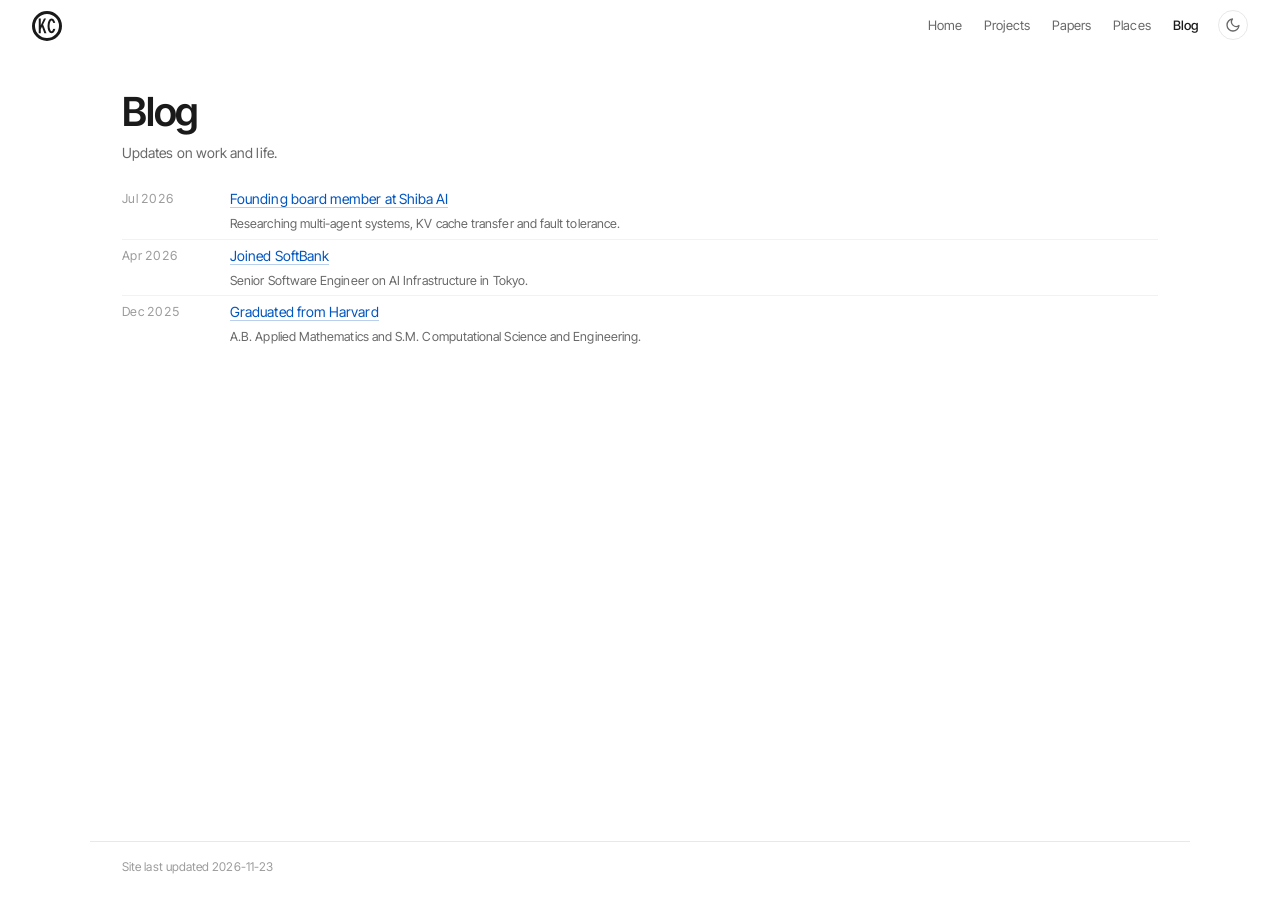
<file: blog/index.html>
<!DOCTYPE html>
<!-- generated by build.mjs -->
<html lang="en">
<head>
  <meta charset="UTF-8">
  <meta name="viewport" content="width=device-width, initial-scale=1.0">
  <title>Blog · Kushal Chattopadhyay</title>
  <link rel="icon" href="../favicon.svg" type="image/svg+xml">
  <link rel="stylesheet" href="../styles.css">
  <script src="../theme.js"></script>
  <!-- SEO:START -->
  <meta name="theme-color" content="#ffffff">
  <link rel="icon" type="image/png" sizes="32x32" href="../favicon-32.png">
  <link rel="apple-touch-icon" href="../apple-touch-icon.png">
  <meta name="description" content="Updates on work and life from Kushal Chattopadhyay.">
  <link rel="canonical" href="https://kushal-chat.github.io/blog/">
  <meta property="og:site_name" content="Kushal Chattopadhyay">
  <meta property="og:type" content="website">
  <meta property="og:title" content="Blog · Kushal Chattopadhyay">
  <meta property="og:description" content="Updates on work and life from Kushal Chattopadhyay.">
  <meta property="og:url" content="https://kushal-chat.github.io/blog/">
  <meta property="og:image" content="https://kushal-chat.github.io/photos/profile.jpg">
  <meta name="twitter:card" content="summary">
  <link rel="alternate" type="application/rss+xml" title="Kushal Chattopadhyay" href="https://kushal-chat.github.io/feed.xml">
  <!-- SEO:END -->
</head>
<body>
  <nav></nav>
  <main>
    <div class="page-header"><h1>Blog</h1><p>Updates on work and life.</p></div>
    <ul class="dated">
<li><span class="when">Jul 2026</span><span><a href="shiba-ai-founding-board.html">Founding board member at Shiba AI</a><br><small>Researching multi-agent systems, KV cache transfer and fault tolerance.</small></span></li>
<li><span class="when">Apr 2026</span><span><a href="joined-softbank.html">Joined SoftBank</a><br><small>Senior Software Engineer on AI Infrastructure in Tokyo.</small></span></li>
<li><span class="when">Dec 2025</span><span><a href="harvard-graduation.html">Graduated from Harvard</a><br><small>A.B. Applied Mathematics and S.M. Computational Science and Engineering.</small></span></li>
</ul>
  </main>
  <footer>Site last updated 2026-11-23</footer>
</body>
</html>
</file>
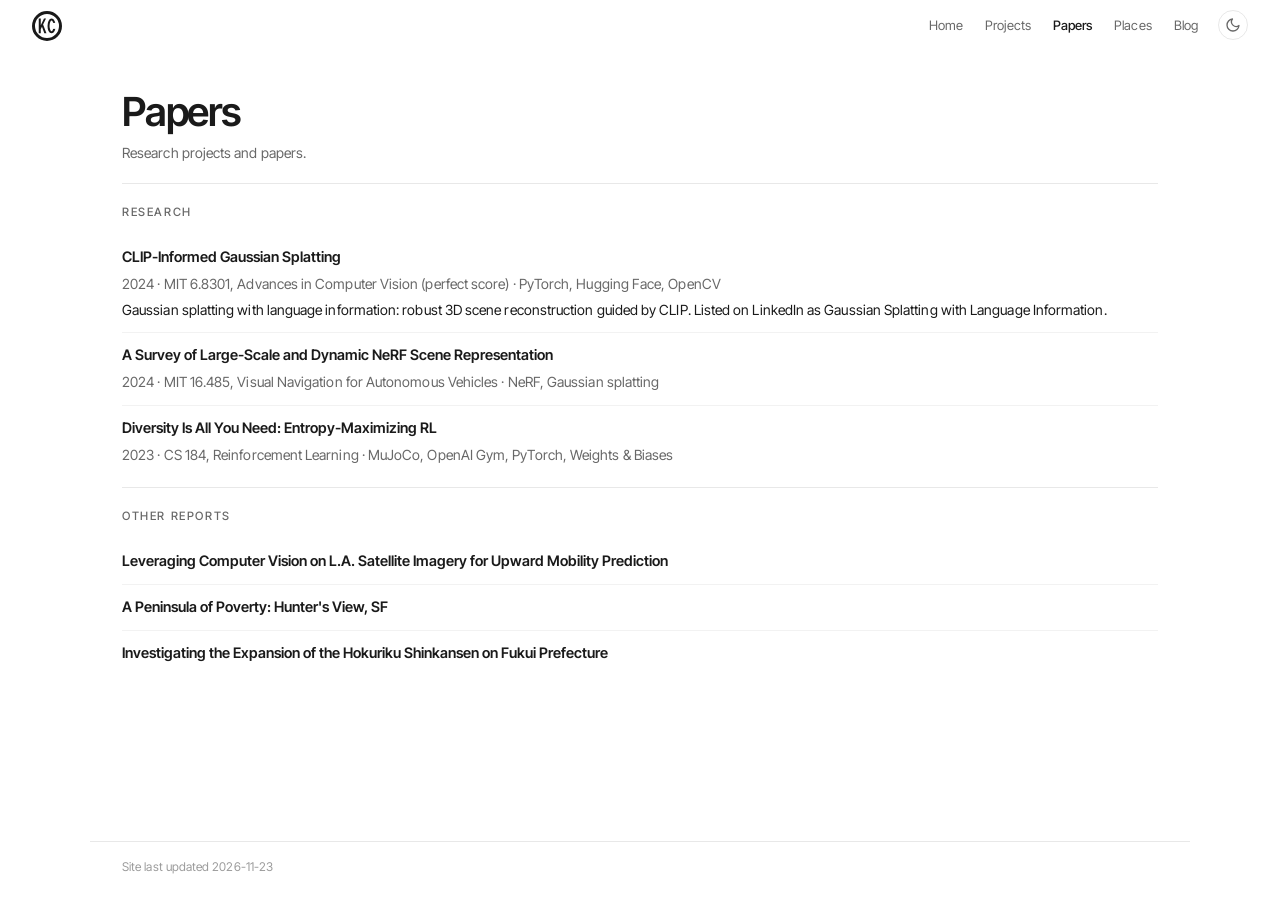
<file: papers.html>
<!DOCTYPE html>
<html lang="en">
<head>
  <meta charset="UTF-8">
  <meta name="viewport" content="width=device-width, initial-scale=1.0">
  <title>Papers · Kushal Chattopadhyay</title>
  <link rel="icon" href="favicon.svg" type="image/svg+xml">
  <link rel="stylesheet" href="styles.css">
  <script src="theme.js"></script>
                          <!-- SEO:START -->
  <meta name="theme-color" content="#ffffff">
  <link rel="icon" type="image/png" sizes="32x32" href="favicon-32.png">
  <link rel="apple-touch-icon" href="apple-touch-icon.png">
  <meta name="description" content="Research projects and papers by Kushal Chattopadhyay on computer vision, NeRF and reinforcement learning.">
  <link rel="canonical" href="https://kushal-chat.github.io/papers.html">
  <meta property="og:site_name" content="Kushal Chattopadhyay">
  <meta property="og:type" content="website">
  <meta property="og:title" content="Papers · Kushal Chattopadhyay">
  <meta property="og:description" content="Research projects and papers by Kushal Chattopadhyay on computer vision, NeRF and reinforcement learning.">
  <meta property="og:url" content="https://kushal-chat.github.io/papers.html">
  <meta property="og:image" content="https://kushal-chat.github.io/photos/profile.jpg">
  <meta name="twitter:card" content="summary">
  <link rel="alternate" type="application/rss+xml" title="Kushal Chattopadhyay" href="https://kushal-chat.github.io/feed.xml">
  <!-- SEO:END -->
</head>
<body>
  <nav></nav>
  <main class="single">
    <div class="page-header"><h1>Papers</h1><p>Research projects and papers.</p></div>
    <!-- PAPERS:START -->
<section>
  <h2 class="section-title">Research</h2>
<div class="entry">
  <h3>CLIP-Informed Gaussian Splatting</h3>
  <p class="meta">2024 · MIT 6.8301, Advances in Computer Vision (perfect score) · PyTorch, Hugging Face, OpenCV</p>
  <p>Gaussian splatting with language information: robust 3D scene reconstruction guided by CLIP. Listed on LinkedIn as Gaussian Splatting with Language Information.</p>
</div>
<div class="entry">
  <h3>A Survey of Large-Scale and Dynamic NeRF Scene Representation</h3>
  <p class="meta">2024 · MIT 16.485, Visual Navigation for Autonomous Vehicles · NeRF, Gaussian splatting</p>
</div>
<div class="entry">
  <h3>Diversity Is All You Need: Entropy-Maximizing RL</h3>
  <p class="meta">2023 · CS 184, Reinforcement Learning · MuJoCo, OpenAI Gym, PyTorch, Weights &amp; Biases</p>
</div>
</section>
<section>
  <h2 class="section-title">Other reports</h2>
<div class="entry">
  <h3>Leveraging Computer Vision on L.A. Satellite Imagery for Upward Mobility Prediction</h3>
</div>
<div class="entry">
  <h3>A Peninsula of Poverty: Hunter's View, SF</h3>
</div>
<div class="entry">
  <h3>Investigating the Expansion of the Hokuriku Shinkansen on Fukui Prefecture</h3>
</div>
</section>
        <!-- PAPERS:END -->
  </main>
  <footer>Site last updated 2026-11-23</footer>
</body>
</html>
</file>
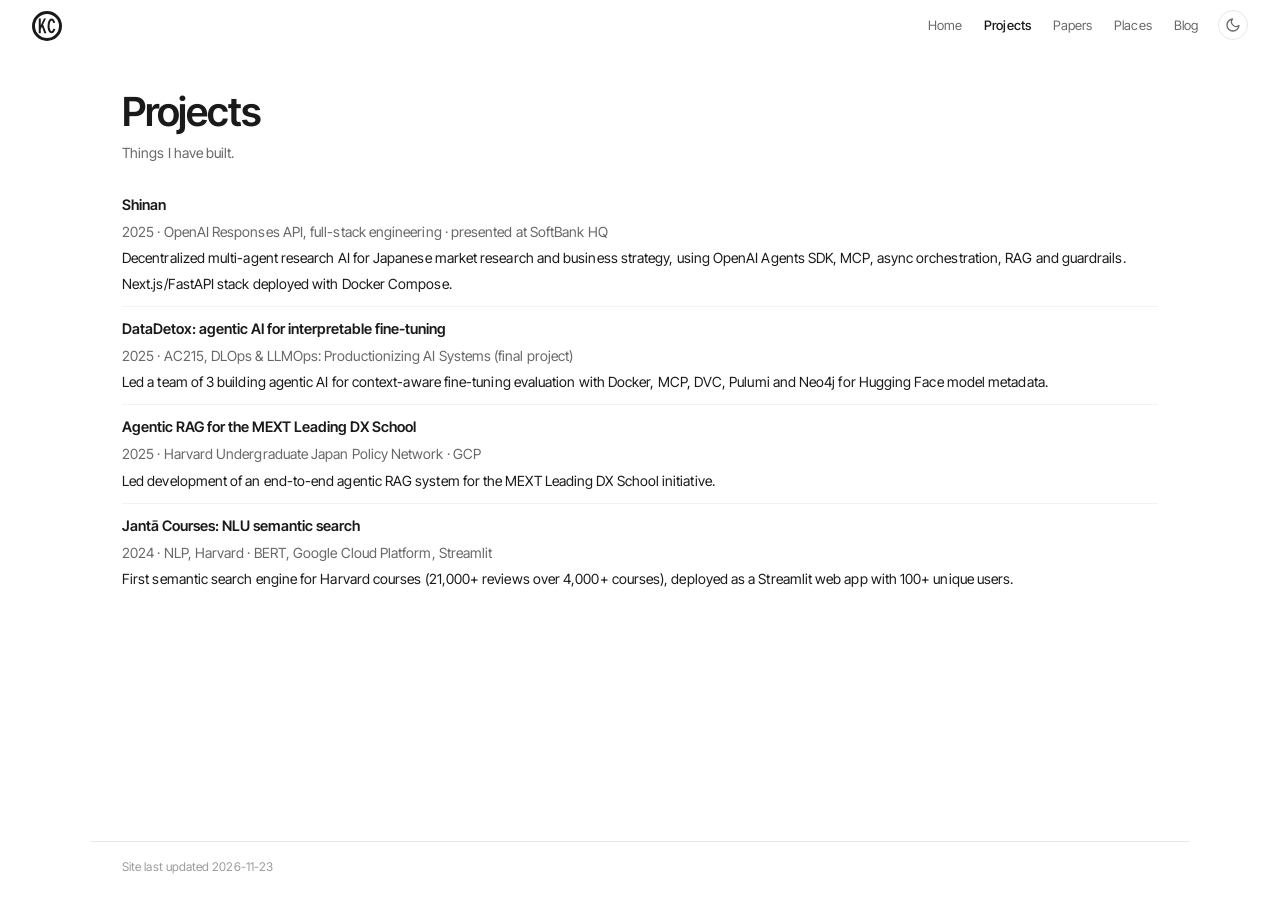
<file: projects.html>
<!DOCTYPE html>
<html lang="en">
<head>
  <meta charset="UTF-8">
  <meta name="viewport" content="width=device-width, initial-scale=1.0">
  <title>Projects · Kushal Chattopadhyay</title>
  <link rel="icon" href="favicon.svg" type="image/svg+xml">
  <link rel="stylesheet" href="styles.css">
  <script src="theme.js"></script>
                          <!-- SEO:START -->
  <meta name="theme-color" content="#ffffff">
  <link rel="icon" type="image/png" sizes="32x32" href="favicon-32.png">
  <link rel="apple-touch-icon" href="apple-touch-icon.png">
  <meta name="description" content="Projects by Kushal Chattopadhyay: multi-agent research systems, agentic RAG and semantic search.">
  <link rel="canonical" href="https://kushal-chat.github.io/projects.html">
  <meta property="og:site_name" content="Kushal Chattopadhyay">
  <meta property="og:type" content="website">
  <meta property="og:title" content="Projects · Kushal Chattopadhyay">
  <meta property="og:description" content="Projects by Kushal Chattopadhyay: multi-agent research systems, agentic RAG and semantic search.">
  <meta property="og:url" content="https://kushal-chat.github.io/projects.html">
  <meta property="og:image" content="https://kushal-chat.github.io/photos/profile.jpg">
  <meta name="twitter:card" content="summary">
  <link rel="alternate" type="application/rss+xml" title="Kushal Chattopadhyay" href="https://kushal-chat.github.io/feed.xml">
  <!-- SEO:END -->
</head>
<body>
  <nav></nav>
  <main>
    <div class="page-header"><h1>Projects</h1><p>Things I have built.</p></div>
    <!-- PROJECTS:START -->
<div class="entry">
  <h3>Shinan</h3>
  <p class="meta">2025 · OpenAI Responses API, full-stack engineering · presented at SoftBank HQ</p>
  <p>Decentralized multi-agent research AI for Japanese market research and business strategy, using OpenAI Agents SDK, MCP, async orchestration, RAG and guardrails. Next.js/FastAPI stack deployed with Docker Compose.</p>
</div>
<div class="entry">
  <h3>DataDetox: agentic AI for interpretable fine-tuning</h3>
  <p class="meta">2025 · AC215, DLOps &amp; LLMOps: Productionizing AI Systems (final project)</p>
  <p>Led a team of 3 building agentic AI for context-aware fine-tuning evaluation with Docker, MCP, DVC, Pulumi and Neo4j for Hugging Face model metadata.</p>
</div>
<div class="entry">
  <h3>Agentic RAG for the MEXT Leading DX School</h3>
  <p class="meta">2025 · Harvard Undergraduate Japan Policy Network · GCP</p>
  <p>Led development of an end-to-end agentic RAG system for the MEXT Leading DX School initiative.</p>
</div>
<div class="entry">
  <h3>Jantā Courses: NLU semantic search</h3>
  <p class="meta">2024 · NLP, Harvard · BERT, Google Cloud Platform, Streamlit</p>
  <p>First semantic search engine for Harvard courses (21,000+ reviews over 4,000+ courses), deployed as a Streamlit web app with 100+ unique users.</p>
</div>
        <!-- PROJECTS:END -->
  </main>
  <footer>Site last updated 2026-11-23</footer>
</body>
</html>
</file>
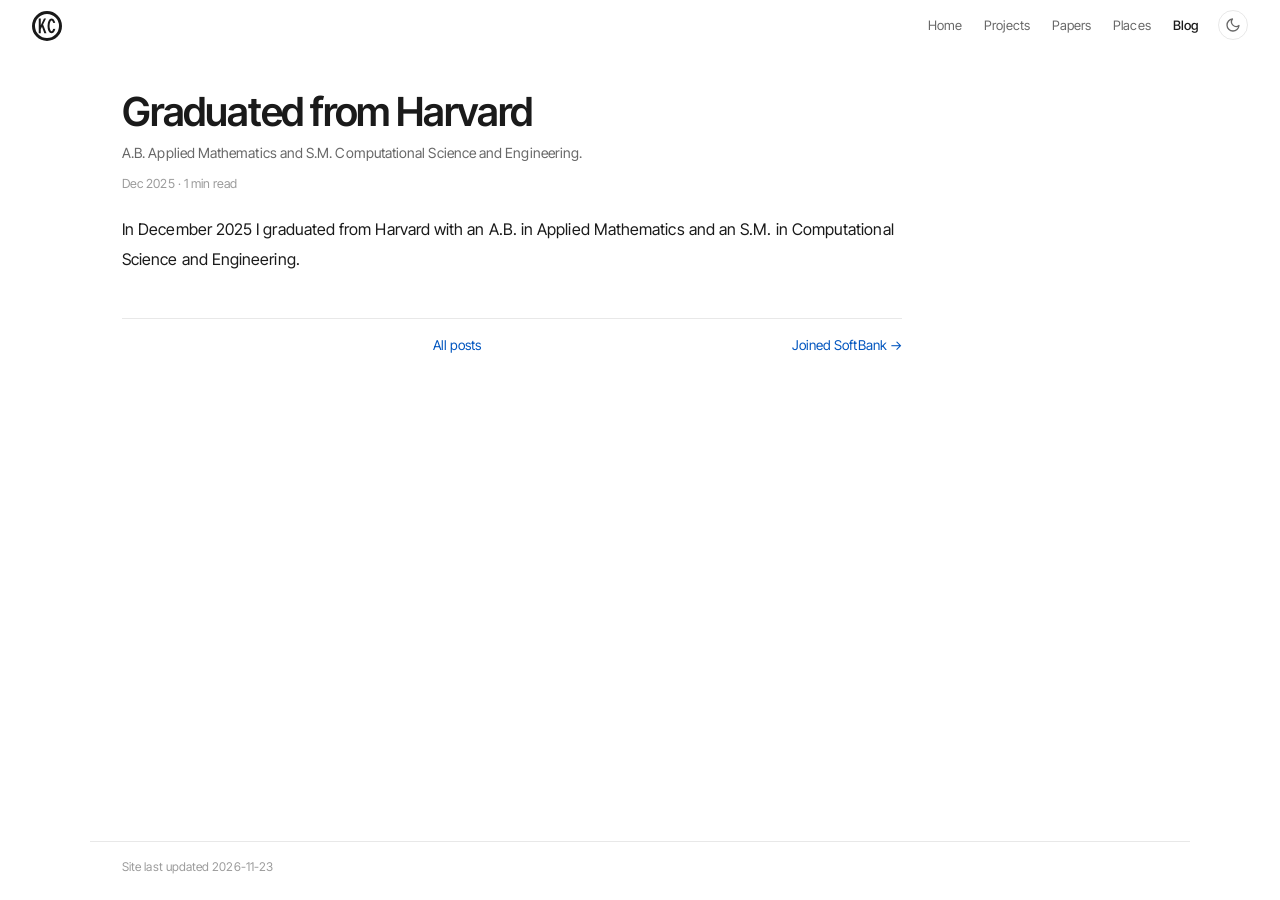
<file: blog/harvard-graduation.html>
<!DOCTYPE html>
<!-- generated by build.mjs -->
<html lang="en">
<head>
  <meta charset="UTF-8">
  <meta name="viewport" content="width=device-width, initial-scale=1.0">
  <title>Graduated from Harvard · Kushal Chattopadhyay</title>
  <meta name="description" content="A.B. Applied Mathematics and S.M. Computational Science and Engineering.">
  <link rel="icon" href="../favicon.svg" type="image/svg+xml">
  <link rel="stylesheet" href="../styles.css">
  <script src="../theme.js"></script>
  <script defer src="../viz/viz.js"></script>
  <!-- SEO:START -->
  <meta name="theme-color" content="#ffffff">
  <link rel="icon" type="image/png" sizes="32x32" href="../favicon-32.png">
  <link rel="apple-touch-icon" href="../apple-touch-icon.png">
  <link rel="canonical" href="https://kushal-chat.github.io/blog/harvard-graduation.html">
  <meta property="og:site_name" content="Kushal Chattopadhyay">
  <meta property="og:type" content="article">
  <meta property="og:title" content="Graduated from Harvard · Kushal Chattopadhyay">
  <meta property="og:description" content="A.B. Applied Mathematics and S.M. Computational Science and Engineering.">
  <meta property="og:url" content="https://kushal-chat.github.io/blog/harvard-graduation.html">
  <meta property="og:image" content="https://kushal-chat.github.io/photos/profile.jpg">
  <meta name="twitter:card" content="summary">
  <link rel="alternate" type="application/rss+xml" title="Kushal Chattopadhyay" href="https://kushal-chat.github.io/feed.xml">
  <!-- SEO:END -->
</head>
<body>
  <nav></nav>
  <main>
    <article>
      <div class="page-header">
        <h1>Graduated from Harvard</h1>
        <p>A.B. Applied Mathematics and S.M. Computational Science and Engineering.</p>
        <p class="meta">Dec 2025 · 1 min read</p>
      </div>
      <div class="post-body">
<p>In December 2025 I graduated from Harvard with an A.B. in Applied Mathematics and an S.M. in Computational Science and Engineering.</p>
      </div>
      <div class="post-nav"><span></span><a href="index.html">All posts</a><a href="joined-softbank.html">Joined SoftBank →</a></div>
    </article>
  </main>
  <footer>Site last updated 2026-11-23</footer>
</body>
</html>
</file>
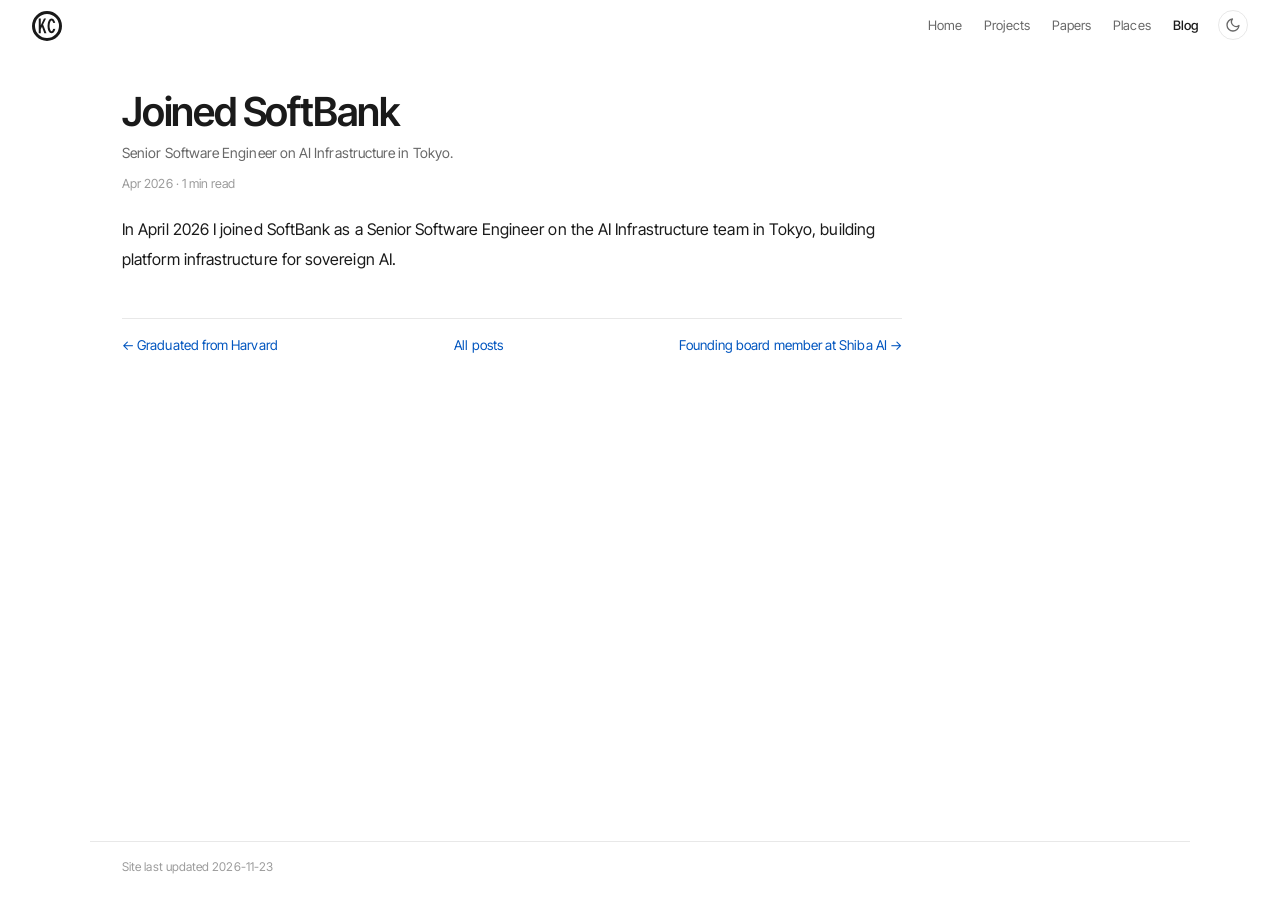
<file: blog/joined-softbank.html>
<!DOCTYPE html>
<!-- generated by build.mjs -->
<html lang="en">
<head>
  <meta charset="UTF-8">
  <meta name="viewport" content="width=device-width, initial-scale=1.0">
  <title>Joined SoftBank · Kushal Chattopadhyay</title>
  <meta name="description" content="Senior Software Engineer on AI Infrastructure in Tokyo.">
  <link rel="icon" href="../favicon.svg" type="image/svg+xml">
  <link rel="stylesheet" href="../styles.css">
  <script src="../theme.js"></script>
  <script defer src="../viz/viz.js"></script>
  <!-- SEO:START -->
  <meta name="theme-color" content="#ffffff">
  <link rel="icon" type="image/png" sizes="32x32" href="../favicon-32.png">
  <link rel="apple-touch-icon" href="../apple-touch-icon.png">
  <link rel="canonical" href="https://kushal-chat.github.io/blog/joined-softbank.html">
  <meta property="og:site_name" content="Kushal Chattopadhyay">
  <meta property="og:type" content="article">
  <meta property="og:title" content="Joined SoftBank · Kushal Chattopadhyay">
  <meta property="og:description" content="Senior Software Engineer on AI Infrastructure in Tokyo.">
  <meta property="og:url" content="https://kushal-chat.github.io/blog/joined-softbank.html">
  <meta property="og:image" content="https://kushal-chat.github.io/photos/profile.jpg">
  <meta name="twitter:card" content="summary">
  <link rel="alternate" type="application/rss+xml" title="Kushal Chattopadhyay" href="https://kushal-chat.github.io/feed.xml">
  <!-- SEO:END -->
</head>
<body>
  <nav></nav>
  <main>
    <article>
      <div class="page-header">
        <h1>Joined SoftBank</h1>
        <p>Senior Software Engineer on AI Infrastructure in Tokyo.</p>
        <p class="meta">Apr 2026 · 1 min read</p>
      </div>
      <div class="post-body">
<p>In April 2026 I joined SoftBank as a Senior Software Engineer on the AI Infrastructure team in Tokyo, building platform infrastructure for sovereign AI.</p>
      </div>
      <div class="post-nav"><a href="harvard-graduation.html">← Graduated from Harvard</a><a href="index.html">All posts</a><a href="shiba-ai-founding-board.html">Founding board member at Shiba AI →</a></div>
    </article>
  </main>
  <footer>Site last updated 2026-11-23</footer>
</body>
</html>
</file>
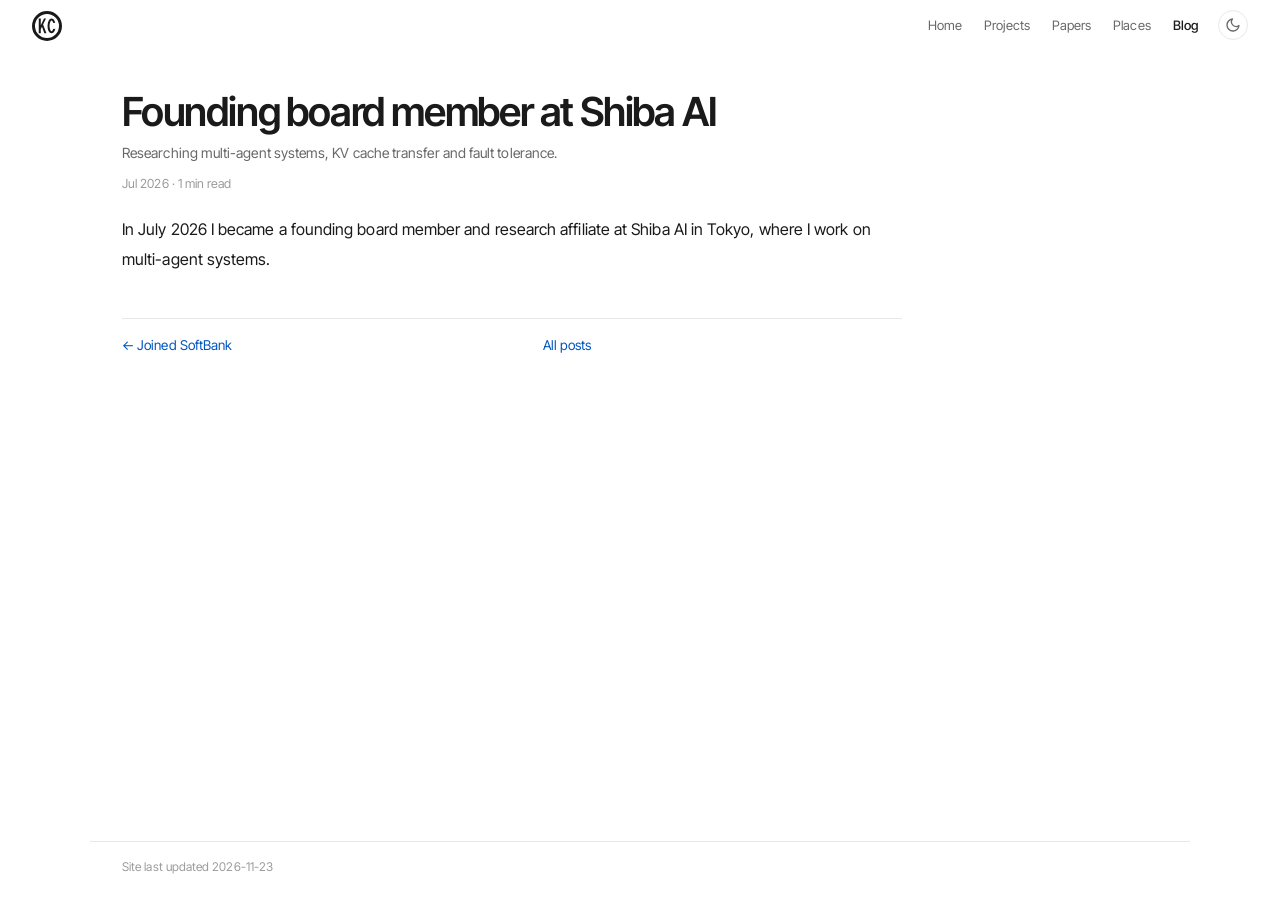
<file: blog/shiba-ai-founding-board.html>
<!DOCTYPE html>
<!-- generated by build.mjs -->
<html lang="en">
<head>
  <meta charset="UTF-8">
  <meta name="viewport" content="width=device-width, initial-scale=1.0">
  <title>Founding board member at Shiba AI · Kushal Chattopadhyay</title>
  <meta name="description" content="Researching multi-agent systems, KV cache transfer and fault tolerance.">
  <link rel="icon" href="../favicon.svg" type="image/svg+xml">
  <link rel="stylesheet" href="../styles.css">
  <script src="../theme.js"></script>
  <script defer src="../viz/viz.js"></script>
  <!-- SEO:START -->
  <meta name="theme-color" content="#ffffff">
  <link rel="icon" type="image/png" sizes="32x32" href="../favicon-32.png">
  <link rel="apple-touch-icon" href="../apple-touch-icon.png">
  <link rel="canonical" href="https://kushal-chat.github.io/blog/shiba-ai-founding-board.html">
  <meta property="og:site_name" content="Kushal Chattopadhyay">
  <meta property="og:type" content="article">
  <meta property="og:title" content="Founding board member at Shiba AI · Kushal Chattopadhyay">
  <meta property="og:description" content="Researching multi-agent systems, KV cache transfer and fault tolerance.">
  <meta property="og:url" content="https://kushal-chat.github.io/blog/shiba-ai-founding-board.html">
  <meta property="og:image" content="https://kushal-chat.github.io/photos/profile.jpg">
  <meta name="twitter:card" content="summary">
  <link rel="alternate" type="application/rss+xml" title="Kushal Chattopadhyay" href="https://kushal-chat.github.io/feed.xml">
  <!-- SEO:END -->
</head>
<body>
  <nav></nav>
  <main>
    <article>
      <div class="page-header">
        <h1>Founding board member at Shiba AI</h1>
        <p>Researching multi-agent systems, KV cache transfer and fault tolerance.</p>
        <p class="meta">Jul 2026 · 1 min read</p>
      </div>
      <div class="post-body">
<p>In July 2026 I became a founding board member and research affiliate at Shiba AI in Tokyo, where I work on multi-agent systems.</p>
      </div>
      <div class="post-nav"><a href="joined-softbank.html">← Joined SoftBank</a><a href="index.html">All posts</a><span></span></div>
    </article>
  </main>
  <footer>Site last updated 2026-11-23</footer>
</body>
</html>
</file>
<file: styles.css>
/* Dense, thin-weight design: light sans (Inter Tight + Noto Sans JP), label column + content column,
   hairlines, one blue accent. References: lxaw.github.io, aneeshers.github.io, research profile pages. */

:root {
  color-scheme: light dark;
  --font-sans: "Inter Tight", "Noto Sans JP", "Hiragino Kaku Gothic ProN", "Hiragino Sans", "Helvetica Neue", Helvetica, Arial, "Yu Gothic", Meiryo, sans-serif;
  --font-name: "Manrope", "Inter Tight", "Noto Sans JP", Helvetica, Arial, sans-serif;
  --font-display: "Cormorant Garamond", "Shippori Mincho", "Noto Serif JP", Georgia, serif;
  --text: #1a1a1a; --muted: #686868; --faint: #9b9b9b; --bg: #fff; --soft: #f6f6f5;
  --hair: rgba(0,0,0,.09); --hair2: rgba(0,0,0,.05); --hover: rgba(0,0,0,.03);
  --accent: #0155bf; --accent-hover: #013f8c; --accent-underline: rgba(1,85,191,.28); --accent-soft: rgba(1,85,191,.09);
  --label: 148px; --maxw: 1100px;
}
@media (prefers-color-scheme: dark) {
  :root:not([data-theme="light"]) { --text: #e6e4df; --muted: #a09d97; --faint: #77746f; --bg: #121212; --soft: #1a1a1a;
    --hair: rgba(255,255,255,.12); --hair2: rgba(255,255,255,.06); --hover: rgba(255,255,255,.04);
    --accent: #6cb0f5; --accent-hover: #9ccaf8; --accent-underline: rgba(108,176,245,.35); --accent-soft: rgba(108,176,245,.14); }
}
:root[data-theme="dark"] { color-scheme: dark; --text: #e6e4df; --muted: #a09d97; --faint: #77746f; --bg: #121212; --soft: #1a1a1a;
  --hair: rgba(255,255,255,.12); --hair2: rgba(255,255,255,.06); --hover: rgba(255,255,255,.04);
  --accent: #6cb0f5; --accent-hover: #9ccaf8; --accent-underline: rgba(108,176,245,.35); --accent-soft: rgba(108,176,245,.14); }
:root[data-theme="light"] { color-scheme: light; }

* { box-sizing: border-box; }
html { scroll-behavior: smooth; }
body {
  margin: 0; display: flex; flex-direction: column; min-height: 100vh;
  font-family: var(--font-sans); font-weight: 400; font-size: 14.5px; line-height: 1.8; letter-spacing: .005em;
  color: var(--text); background: var(--bg); -webkit-font-smoothing: antialiased; text-rendering: optimizeLegibility;
}
main { width: 100%; max-width: var(--maxw); margin: 0 auto; padding: 24px 32px 0; flex: 1 0 auto; }
::selection { background: var(--accent-soft); }
:focus-visible { outline: 2px solid var(--accent); outline-offset: 2px; border-radius: 2px; }
strong, b { font-weight: 600; }
p { margin: 0 0 .8em; }
small, .meta { color: var(--muted); font-size: 12.5px; }
.note { font-size: 12px; color: var(--faint); }
code { font: 12.5px ui-monospace, Menlo, Consolas, monospace; background: var(--accent-soft); padding: 1px 5px; border-radius: 3px; }

a { color: var(--accent); font-weight: 400; text-decoration: none; border-bottom: 1px solid var(--accent-underline); transition: color .2s, border-color .2s; }
a:hover { color: var(--accent-hover); border-bottom-color: var(--accent); }

/* ---------- Header ---------- */
nav {
  position: sticky; top: 0; z-index: 20; height: 52px; padding: 0 32px; margin: 0;
  display: flex; align-items: center; justify-content: space-between; gap: 16px;
  background: color-mix(in srgb, var(--bg) 92%, transparent); backdrop-filter: blur(8px);
  border-bottom: 1px solid transparent; transition: transform .22s cubic-bezier(.22,1,.36,1), border-color .2s;
}
nav.scrolled { border-bottom-color: var(--hair); }
nav[data-hidden] { transform: translateY(-100%); }
nav .brand { font-family: var(--font-name); font-size: 12px; font-weight: 500; letter-spacing: .16em; text-transform: uppercase; color: var(--text); border: none; white-space: nowrap; }
nav .brand:hover { color: var(--accent); }
nav .links { display: flex; align-items: center; gap: 2px; }
nav .links a { padding: 5px 10px; border: none; border-radius: 4px; font-size: 13px; font-weight: 400; color: var(--muted); }
nav .links a:hover { color: var(--text); background: var(--hover); }
nav .links a.active { color: var(--text); font-weight: 500; }
.theme-toggle { width: 30px; height: 30px; margin-left: 8px; padding: 0; display: inline-flex; align-items: center; justify-content: center;
  border: 1px solid var(--hair); border-radius: 50%; background: transparent; color: var(--muted); cursor: pointer; }
.theme-toggle:hover { color: var(--accent); border-color: var(--accent-underline); }

/* ---------- Home hero ---------- */
.hero { display: grid; grid-template-columns: 1fr 116px; gap: 32px; align-items: start; padding: 14px 0 18px; }
h1.name { font-family: var(--font-display); font-weight: 700; font-size: 68px; line-height: 1; letter-spacing: -.01em; margin: 0 0 8px; }
.affil { font-size: 14px; color: var(--muted); margin: 0 0 12px; }
.links-line { margin: 0; font-size: 13.5px; }
.links-line a { border-bottom-color: transparent; }
.links-line a:hover { border-bottom-color: var(--accent); }
.links-line .sl { color: var(--faint); margin: 0 .55em; }
.hero img { width: 116px; height: 116px; object-fit: cover; object-position: 50% 50%; border-radius: 2px; display: block;
  filter: grayscale(.6) contrast(.95); opacity: .82; transition: filter .3s, opacity .3s; }
.hero img:hover { filter: none; opacity: 1; }
:root[data-theme="dark"] .hero img { filter: grayscale(.6) brightness(.85); }
.lede { max-width: none; font-size: 15px; line-height: 1.6; margin: 0 0 22px; }

/* ---------- Label column + content column sections ---------- */
section { display: grid; grid-template-columns: var(--label) minmax(0, 1fr); column-gap: 32px; padding: 18px 0 14px; border-top: 1px solid var(--hair); }
section > * { grid-column: 2; min-width: 0; }
section > h2.section-title { grid-column: 1; grid-row: 1 / span 40; align-self: start; margin: 3px 0 0;
  font-size: 11.5px; font-weight: 500; letter-spacing: .14em; text-transform: uppercase; color: var(--muted); border: none; padding: 0; }
section > p:last-child, section > ul:last-child { margin-bottom: 4px; }

/* key-value table (profile) */
.kv { margin: 0; display: grid; grid-template-columns: 112px minmax(0, 1fr); }
.kv dt, .kv dd { margin: 0; padding: 5px 0; border-bottom: 1px solid var(--hair2); }
.kv dt { font-size: 12px; color: var(--faint); letter-spacing: .06em; padding-top: 7px; }
.kv dd { font-size: 14px; }
.kv dt:last-of-type, .kv dd:last-of-type { border-bottom: none; }
.kv .sep, .sep { color: var(--faint); margin: 0 .4em; }

/* dated lists */
.dated { list-style: none; margin: 0; padding: 0; }
.dated > li { display: flex; gap: 20px; padding: 4px 0; font-size: 14px; line-height: 1.7; border-bottom: 1px solid var(--hair2); }
.dated > li:last-child { border-bottom: none; }
.dated .when { flex: 0 0 88px; color: var(--faint); font-size: 12.5px; font-variant-numeric: tabular-nums; letter-spacing: .02em; padding-top: 1px; }
.dated.scroll { max-height: 190px; overflow-y: auto; padding-right: 8px; scrollbar-width: thin; scrollbar-color: var(--hair) transparent; }
.dated em { color: var(--muted); }
.tag { display: inline-block; font-size: 10.5px; letter-spacing: .04em; color: var(--muted); border: 1px solid var(--hair); border-radius: 2px; padding: 0 6px; margin-left: 8px; line-height: 1.55; vertical-align: 1px; }
.org { color: var(--muted); }

/* entries (projects, papers, books) */
.entry { padding: 9px 0; border-bottom: 1px solid var(--hair2); }
.entry:last-child { border-bottom: none; }
.entry h3 { font-size: 14.5px; font-weight: 600; margin: 0 0 1px; letter-spacing: 0; }
.entry h3 a { color: var(--text); border-bottom-color: var(--hair); }
.entry p { margin: 1px 0; font-size: 14px; }
.entry .links { font-size: 13px; margin-top: 3px; }
.entry .links a { margin-right: 14px; }

/* page header (inner pages) */
.page-header { padding: 14px 0 18px; }
.page-header h1 { font-family: var(--font-display); font-weight: 700; font-size: 48px; line-height: 1.05; letter-spacing: -.005em; margin: 0 0 6px; }
.page-header p { font-size: 14px; color: var(--muted); margin: 0; }
.page-header p.meta { font-size: 12.5px; color: var(--faint); margin-top: 8px; }
h1 { font-family: var(--font-name); font-weight: 500; }
h3 { font-weight: 500; }

/* filters */
.filters { margin: 0 0 12px; font-size: 13px; }
.filters button { font: inherit; background: none; border: none; border-bottom: 1px solid transparent; color: var(--muted); cursor: pointer; margin-right: 16px; padding: 0 0 2px; }
.filters button:hover { color: var(--accent); }
.filters button.active { color: var(--text); font-weight: 500; border-bottom-color: var(--accent); }
.hidden { display: none !important; }

/* ---------- Posts ---------- */
article .page-header, article .post-body { max-width: 780px; }
.post-body { font-size: 16px; line-height: 1.9; }
.post-body p { font-size: 16px; }
.post-body h2 { font-family: var(--font-name); font-weight: 400; font-size: 24px; letter-spacing: -.02em; margin: 40px 0 10px; }
.post-body h3 { font-size: 17px; margin: 26px 0 6px; }
.post-body ul, .post-body ol { padding-left: 24px; margin: 8px 0 14px; }
.post-body li { margin: 3px 0; }
.post-body img { max-width: 100%; border-radius: 4px; }
.post-body pre { background: var(--soft); border: 1px solid var(--hair); border-radius: 6px; padding: 14px 16px; overflow-x: auto; font-size: 13px; line-height: 1.55; }
.post-body pre code { background: none; padding: 0; }
.post-body table { border-collapse: collapse; width: 100%; font-size: 14px; margin: 16px 0; }
.post-body th, .post-body td { text-align: left; padding: 7px 10px; border-bottom: 1px solid var(--hair); }
.post-body th { font-weight: 500; color: var(--muted); font-size: 12.5px; }
.post-body hr { border: none; border-top: 1px solid var(--hair); margin: 30px 0; }
blockquote { margin: 14px 0; padding: 2px 16px; border-left: 2px solid var(--accent); color: var(--muted); }
.katex { font-size: 1.05em; }
.katex-display { overflow-x: auto; overflow-y: hidden; padding: 4px 0; }
.post-nav { display: flex; justify-content: space-between; gap: 16px; max-width: 780px; margin-top: 44px; padding-top: 14px; border-top: 1px solid var(--hair); font-size: 13.5px; }
.post-nav a { border: none; max-width: 40%; }

/* ---------- Visualizations ---------- */
.viz-card { border: 1px solid var(--hair); border-radius: 6px; padding: 14px 16px 12px; margin: 24px 0; background: var(--soft); }
.viz-title { font-weight: 500; font-size: 13.5px; margin-bottom: 8px; }
.viz-card canvas { display: block; width: 100%; touch-action: none; cursor: grab; }
.viz-card canvas:active { cursor: grabbing; }
.viz-stats { font: 12px ui-monospace, Menlo, Consolas, monospace; color: var(--muted); margin: 10px 0 8px; min-height: 1.4em; }
.viz-controls { display: flex; flex-wrap: wrap; gap: 8px 14px; align-items: center; font-size: 13px; }
.viz-controls label { display: flex; align-items: center; gap: 8px; color: var(--muted); }
.viz-controls input[type=range] { width: 120px; accent-color: var(--accent); }
.viz-controls button { font: inherit; font-size: 12.5px; padding: 3px 12px; border: 1px solid var(--hair); border-radius: 999px; background: var(--bg); color: var(--text); cursor: pointer; }
.viz-controls button:hover { border-color: var(--text); }
.viz-controls button.on { background: var(--text); color: var(--bg); border-color: var(--text); }
.viz-caption { font-size: 12.5px; line-height: 1.6; color: var(--muted); margin: 10px 0 0; }

/* ---------- Footer ---------- */
footer { width: 100%; max-width: var(--maxw); margin: 28px auto 0; padding: 14px 32px 22px; border-top: 1px solid var(--hair); font-size: 12px; color: var(--faint); }

@media (prefers-reduced-motion: no-preference) {
  main > * { animation: rise .4s ease both; }
  @keyframes rise { from { opacity: 0; transform: translateY(5px); } to { opacity: 1; transform: none; } }
}

/* ---------- Mobile ---------- */
@media (max-width: 760px) {
  main { padding: 16px 18px 0; } footer { padding: 14px 18px 22px; }
  nav { padding: 0 14px; } nav .brand { font-size: 10.5px; letter-spacing: .1em; } nav .links a { padding: 5px 6px; font-size: 12.5px; }
  .hero { grid-template-columns: 1fr 84px; gap: 16px; } .hero img { width: 84px; height: 84px; }
  h1.name { font-size: 44px; } .page-header h1 { font-size: 36px; }
  section { grid-template-columns: 1fr; padding: 14px 0 10px; }
  section > * { grid-column: 1; } section > h2.section-title { grid-column: 1; grid-row: auto; margin: 0 0 8px; }
  .kv { grid-template-columns: 92px minmax(0, 1fr); }
  .dated > li { gap: 12px; } .dated .when { flex-basis: 70px; }
}
@media print { nav, .theme-toggle, .filters { display: none; } body { background: #fff; color: #000; } a { color: inherit; border: none; } }

.kv dd div + div { margin-top: 2px; }
.kv .sep { font-size: 12px; }
@media (max-width: 760px) { nav { height: auto; min-height: 52px; flex-wrap: wrap; padding: 6px 14px; } }

/* Logo roundel (KC, in the style of the Keisei mark) */
nav .brand { display: inline-flex; align-items: center; gap: 10px; color: var(--text); }
nav .brand .logo { width: 30px; height: 30px; flex: none; }
nav .brand span { color: var(--text); }
nav .brand:hover, nav .brand:hover span { color: var(--muted); }
@media (max-width: 520px) { nav .brand span { display: none; } }


.leaflet-container { font-family: var(--font-sans); }
.leaflet-bar { border: 1px solid var(--hair) !important; box-shadow: none !important; border-radius: 4px !important; overflow: hidden; }
.leaflet-bar a { background: var(--bg); color: var(--text); border-bottom: 1px solid var(--hair); width: 28px; height: 28px; line-height: 28px; font-weight: 300; }
.leaflet-bar a:last-child { border-bottom: none; }
.leaflet-bar a:hover { background: var(--hover); color: var(--accent); }
.leaflet-bar a.leaflet-disabled { color: var(--faint); background: var(--bg); }
.leaflet-control-attribution { background: color-mix(in srgb, var(--bg) 85%, transparent) !important; color: var(--faint) !important; font-size: 10px !important; padding: 1px 6px !important; }
.leaflet-control-attribution a { color: var(--muted) !important; border: none; }
path.pin { stroke: var(--bg); stroke-width: 2px; cursor: pointer; transition: stroke-width .15s; }
path.pin:hover { stroke-width: 3px; }
.leaflet-tooltip { background: var(--bg); color: var(--text); border: 1px solid var(--hair); box-shadow: none; font-size: 12px; padding: 2px 8px; border-radius: 3px; }
.leaflet-tooltip-top:before { display: none; }
.leaflet-popup-content-wrapper, .leaflet-popup-tip { background: var(--bg); color: var(--text); box-shadow: 0 2px 10px rgba(0,0,0,.15); border: 1px solid var(--hair); border-radius: 4px; }
.leaflet-popup-content { margin: 10px 14px; font-size: 12.5px; line-height: 1.55; }
.leaflet-popup-content strong { display: block; font-weight: 600; font-size: 13.5px; }
.leaflet-popup-content .pw { display: block; color: var(--faint); font-size: 11.5px; margin-bottom: 3px; }

/* bullets inside experience rows */
.bul { list-style: none; margin: 3px 0 3px; padding: 0; }
.bul li { position: relative; padding-left: 14px; margin: 1px 0; font-size: 13.5px; line-height: 1.55; color: var(--muted); }
.bul li::before { content: ""; position: absolute; left: 2px; top: .68em; width: 4px; height: 4px; border-radius: 50%; background: var(--faint); }

/* ---------- Single-column inner pages (like Projects) ---------- */
main.single section { display: block; padding: 18px 0 10px; }
main.single section > h2.section-title { margin: 0 0 12px; }

/* ---------- Map: world outline + pins ---------- */
:root { --ocean: #f3f3f1; --land: #dededa; }
@media (prefers-color-scheme: dark) { :root:not([data-theme="light"]) { --ocean: #181818; --land: #2e2e2c; } }
:root[data-theme="dark"] { --ocean: #181818; --land: #2e2e2c; }
#map { height: 460px; position: relative; z-index: 0; background: var(--ocean); border: 1px solid var(--hair); border-radius: 4px; }
path.land { fill: var(--land); stroke: var(--bg); stroke-width: .6px; }
.map-legend { display: flex; flex-wrap: wrap; gap: 4px 18px; margin: 0 0 10px; font-size: 13px; }
.map-legend button { font: inherit; background: none; border: none; border-bottom: 1px solid transparent; color: var(--muted); cursor: pointer; padding: 0 0 2px; display: inline-flex; align-items: center; gap: 6px; }
.map-legend button:hover { color: var(--text); }
.map-legend button.active { color: var(--text); font-weight: 500; border-bottom-color: var(--accent); }
.map-legend i, .place-list .dot { width: 8px; height: 8px; border-radius: 50%; display: inline-block; flex: none; }
.place-list { margin-top: 14px; }
.place-list .dot { margin-right: 8px; vertical-align: 1px; }
.place-list > li { border-left: 2px solid transparent; padding-left: 8px; margin-left: -10px; }
.place-list > li.active { background: var(--accent-soft); border-left-color: var(--accent); }
.place-list a { color: var(--text); font-weight: 500; border-bottom-color: var(--hair); }
@media (max-width: 760px) { #map { height: 340px; } }


/* Mini / ambient visualizations (no card chrome) */
.viz-card.bare { border: none; background: none; padding: 0; margin: 0; width: 260px; flex: none; }
.viz-card.bare .viz-title, .viz-card.bare .viz-stats, .viz-card.bare .viz-controls, .viz-card.bare .viz-caption { display: none; }
.viz-card.bare canvas { cursor: grab; }
.viz-mini { display: flex; gap: 32px; align-items: center; }
.viz-mini p { margin: 0 0 8px; max-width: 520px; font-size: 14px; }
@media (max-width: 760px) { .viz-mini { flex-direction: column; align-items: flex-start; gap: 12px; } .viz-card.bare { width: 220px; } }

.viz-section { grid-template-columns: var(--label) minmax(0, 1fr); }
.viz-section > .viz-mini { grid-column: 2; }
.viz-mini .viz-note { color: var(--muted); font-size: 14px; line-height: 1.7; max-width: 560px; margin: 0; }
@media (max-width: 760px) { .viz-section > .viz-mini { grid-column: 1; } }

/* Centered ambient visualization block */
.viz-section { display: block; border-top: 1px solid var(--hair); padding-top: 28px; padding-bottom: 8px; }
.viz-section > .viz-mini { grid-column: auto; justify-content: center; }
.viz-mini .viz-note { max-width: 560px; }
.viz-mini .viz-note p { color: var(--muted); font-size: 13.5px; line-height: 1.7; margin: 0 0 10px; }
.viz-mini .viz-note p:last-child { margin-bottom: 0; }
@media (max-width: 760px) { .viz-section > .viz-mini { justify-content: flex-start; } }

/* Larger sphere, narrower caption */
.viz-card.bare { width: 338px; }
.viz-mini { gap: 36px; }
.viz-mini .viz-note { max-width: 380px; }
@media (max-width: 760px) { .viz-card.bare { width: 280px; } }

/* Map labels: plain text with a halo that matches the land color */
.leaflet-tooltip.pin-label { background: transparent; border: 0; box-shadow: none; padding: 0 2px; font-size: 11.5px; font-weight: 500; color: var(--text); letter-spacing: .01em;
  text-shadow: -1px 0 var(--land), 1px 0 var(--land), 0 -1px var(--land), 0 1px var(--land), 0 0 3px var(--land); pointer-events: none; }
.leaflet-tooltip.pin-label::before { display: none; }

/* Dense spec table beside the sphere */
.viz-mini .viz-note { max-width: 470px; }
.viz-mini .viz-note > p { margin: 0 0 8px; color: var(--text); font-size: 14px; }
.viz-mini .viz-note .kv { grid-template-columns: 72px minmax(0, 1fr); }
.viz-mini .viz-note .kv dt { font-size: 11.5px; padding: 4px 0; }
.viz-mini .viz-note .kv dd { font-size: 13px; line-height: 1.55; color: var(--muted); padding: 3px 0; }
.viz-mini .viz-note .katex { font-size: 1em; }

.viz-mini .viz-note > p { color: var(--muted); font-size: 13px; line-height: 1.55; margin: 0 0 4px; font-style: normal; }

/* Name and page titles: sans, to match the body (Inter Tight) */
h1.name { font-family: var(--font-sans); font-weight: 600; font-size: 58px; line-height: 1.05; letter-spacing: -.035em; }
.page-header h1 { font-family: var(--font-sans); font-weight: 600; font-size: 40px; line-height: 1.1; letter-spacing: -.03em; }
@media (max-width: 760px) { h1.name { font-size: 40px; } .page-header h1 { font-size: 32px; } }

/* Mobile hero: keep the photo inside the viewport */
@media (max-width: 760px) {
  .hero { grid-template-columns: minmax(0, 1fr) 84px; }
  h1.name { font-size: 31px; overflow-wrap: anywhere; }
}

/* Let long emails and URLs wrap instead of overflowing on small screens */
.kv dd, .dated > li > span, .entry p, .lede { overflow-wrap: anywhere; }

/* Leaflet loads after styles.css, so these need higher specificity to win in dark mode */
.leaflet-container .leaflet-bar a { background-color: var(--bg); color: var(--text); border-bottom-color: var(--hair); }
.leaflet-container .leaflet-bar a:hover { background-color: var(--hover); color: var(--accent); }
.leaflet-container .leaflet-bar a.leaflet-disabled { background-color: var(--bg); color: var(--faint); }
.leaflet-container .leaflet-control-attribution { background: color-mix(in srgb, var(--bg) 85%, transparent); }

/* Places: one plain pin color, plain list */
path.pin { fill: var(--accent); }
.place-list > li { padding-left: 8px; }
</file>
